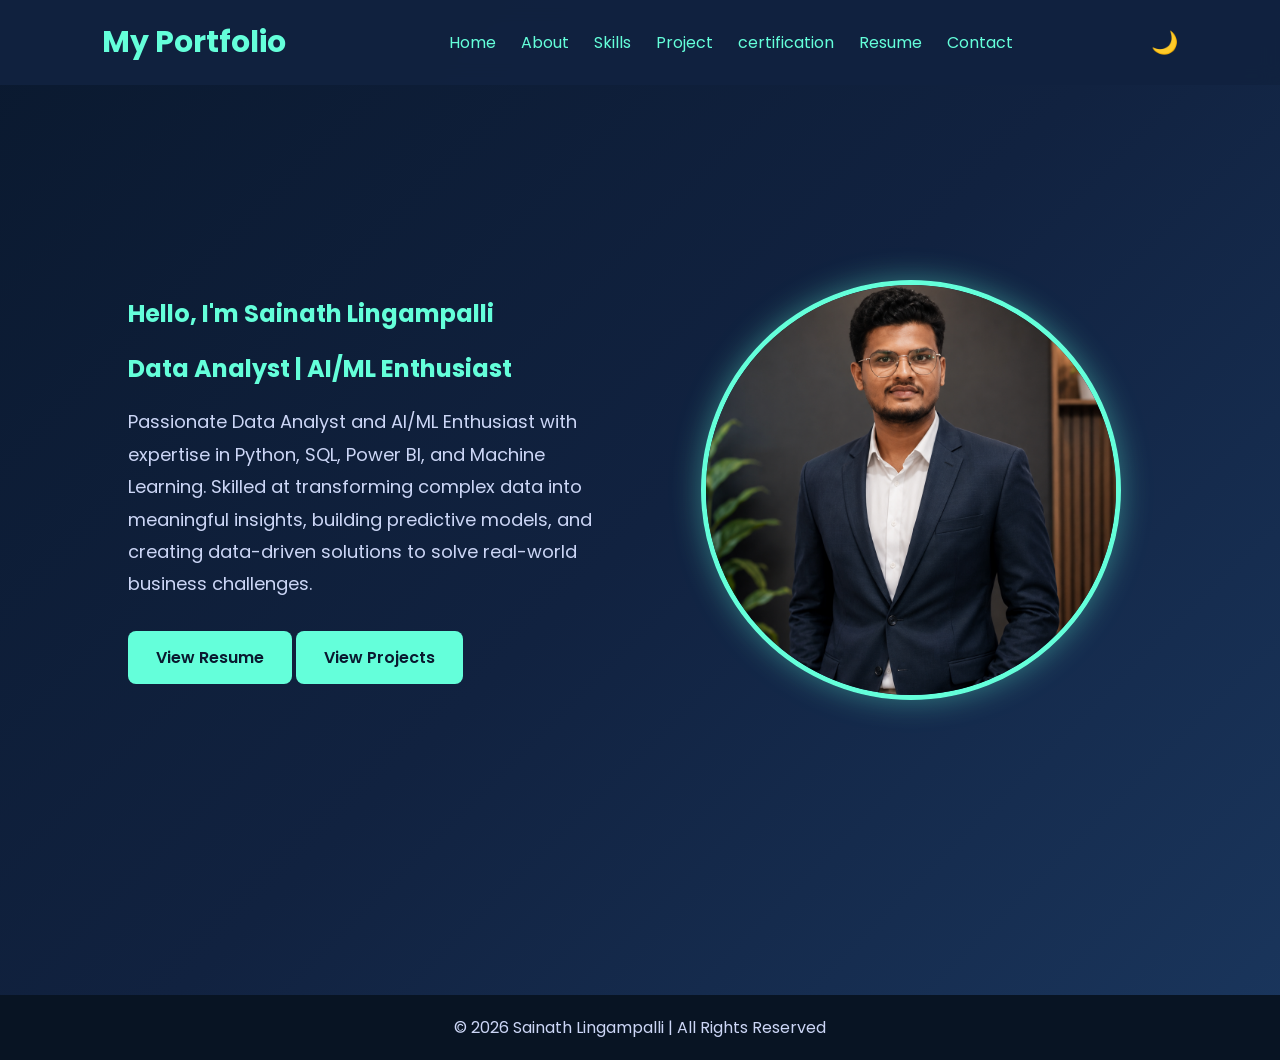
<file: index.html>
<!DOCTYPE html>
<html lang="en">
<head>
    <meta charset="UTF-8">
    <meta name="viewport" content="width=device-width, initial-scale=1.0">
    <title>Sainath Portfolio</title>
   
   <link rel="stylesheet" href="style.css">
<link rel="stylesheet" href="index.css">
   
</head>
<body>


    <header>
        <nav>
            <h1 class="logo">My Portfolio</h1>

            <ul>
        <li><a href="index.html" class="active">Home</a></li>
        <li><a href="about.html"class="active">About</a></li>
        <li><a href="skill.html"class="active">Skills</a></li>
        <li><a href="project.html" class="active">Project</a></li>
          <li><a href="certification.html" class="active">certification</a></li>
         <li><a href="resume.html" class="active">Resume</a></li>
        <li><a href="contact.html"class="active">Contact</a></li>
      </ul>

            <button id="themeToggle">🌙</button>
        </nav>
    </header>

    <!-- Home Section -->
    <section class="home">
      <div class="content">
            <h2>Hello, I'm Sainath Lingampalli</h2>
            
            <h2>Data Analyst | AI/ML Enthusiast</h2>
            

            <p>
                Passionate Data Analyst and AI/ML Enthusiast with expertise in Python, SQL, Power BI, and Machine Learning. Skilled at transforming complex data into meaningful insights, building predictive models, and creating data-driven solutions to solve real-world business challenges.
            </p>

            

            <div class="buttons">
                   <a href="Resume. (1).pdf" class="btn">View Resume</a>
                <a href="project.html" class="btn btn-outline">View Projects</a>
                
            </div>
            <!-- Social Media -->
             

        </div>

        <div class="image">
            <img src="ChatGPT Image Jun 23, 2026, 11_27_22 PM.png" alt="Profile Picture">
        </div>

    </section>
<br>




  </br>
<br>

</br>


    

   
    <footer>
        <p>© 2026 Sainath Lingampalli | All Rights Reserved</p>
    </footer>
  <script src="script.js"></script>

</body>
</html>
</file>
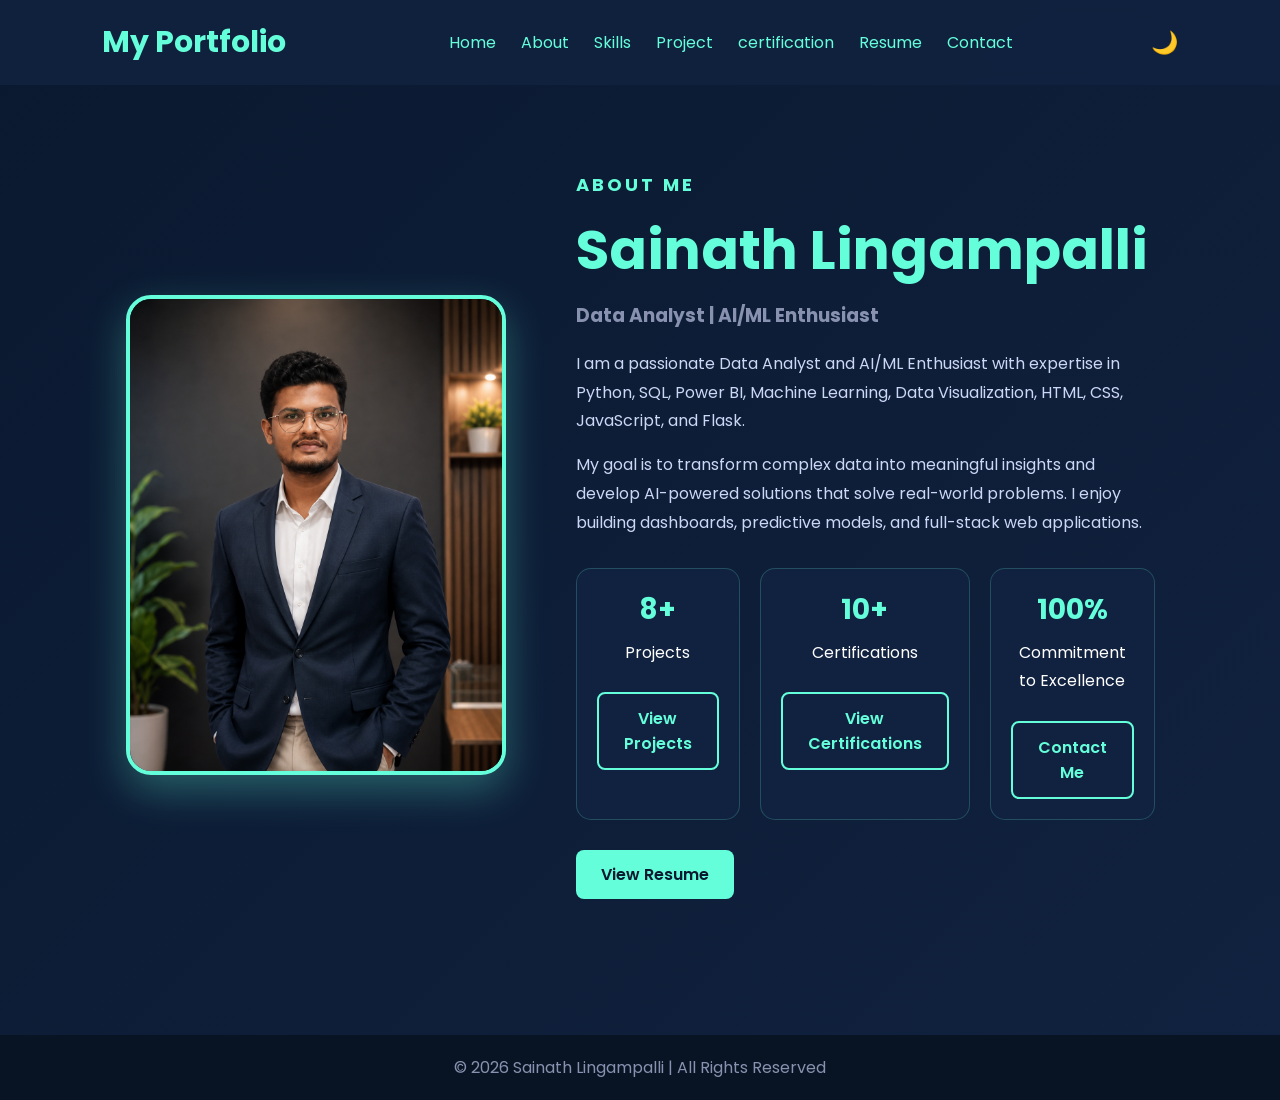
<file: about.html>
<!DOCTYPE html>
<html lang="en">
<head>
    <meta charset="UTF-8">
    <meta name="viewport" content="width=device-width, initial-scale=1.0">

    <title>About | Sainath Portfolio</title>

    <!-- Main CSS -->
    <link rel="stylesheet" href="style.css">
<link rel="stylesheet" href="about.css">
</head>

<body>

    <!-- ================= Navbar ================= -->

    <header>
        <nav>
            <h1 class="logo">My Portfolio</h1>
<ul>
        <li><a href="index.html" class="active">Home</a></li>
        <li><a href="about.html"class="active">About</a></li>
        <li><a href="skill.html"class="active">Skills</a></li>
        <li><a href="project.html" class="active">Project</a></li>
          <li><a href="certification.html" class="active">certification</a></li>
         <li><a href="resume.html" class="active">Resume</a></li>
        <li><a href="contact.html"class="active">Contact</a></li>
      </ul>

            <button id="themeToggle">🌙</button>
        </nav>
    </header>

    <!-- ================= About Section ================= -->

    <section class="about">

        <!-- Profile Image -->

        <div class="image">
            <img src="ChatGPT Image Jun 23, 2026, 11_27_22 PM.png" alt="Sainath Lingampalli">
        </div>

        <!-- About Content -->

        <div class="about-content">

            <h5>ABOUT ME</h5>

            <h1>Sainath Lingampalli</h1>

            <h3>Data Analyst | AI/ML Enthusiast</h3>

            <p>
                I am a passionate Data Analyst and AI/ML Enthusiast with expertise in
                Python, SQL, Power BI, Machine Learning, Data Visualization, HTML,
                CSS, JavaScript, and Flask.
            </p>

            <p>
                My goal is to transform complex data into meaningful insights and
                develop AI-powered solutions that solve real-world problems. I enjoy
                building dashboards, predictive models, and full-stack web applications.
            </p>

            <!-- Cards -->

            <div class="cards">

                <div class="card">
                    <h2>8+</h2>
                    <p>Projects</p>

                    <a href="project.html" class="btn btn-outline">
                        View Projects
                    </a>
                </div>

                <div class="card">
                    <h2>10+</h2>
                    <p>Certifications</p>

                    <a href="certification.html" class="btn btn-outline">
                        View Certifications
                    </a>
                </div>

                <div class="card">
                    <h2>100%</h2>
                    <p>Commitment to Excellence</p>

                    <a href="contact.html" class="btn btn-outline">
                        Contact Me
                    </a>
                </div>

            </div>

            <!-- Resume Button -->

            <a href="Resume. (1).pdf" class="btn">
                View Resume
            </a>

        </div>

    </section>

    <!-- ================= Footer ================= -->

    <footer>
        <p>© 2026 Sainath Lingampalli | All Rights Reserved</p>
    </footer>

    <!-- JavaScript -->
    <script src="script.js"></script>

</body>
</html>
</file>
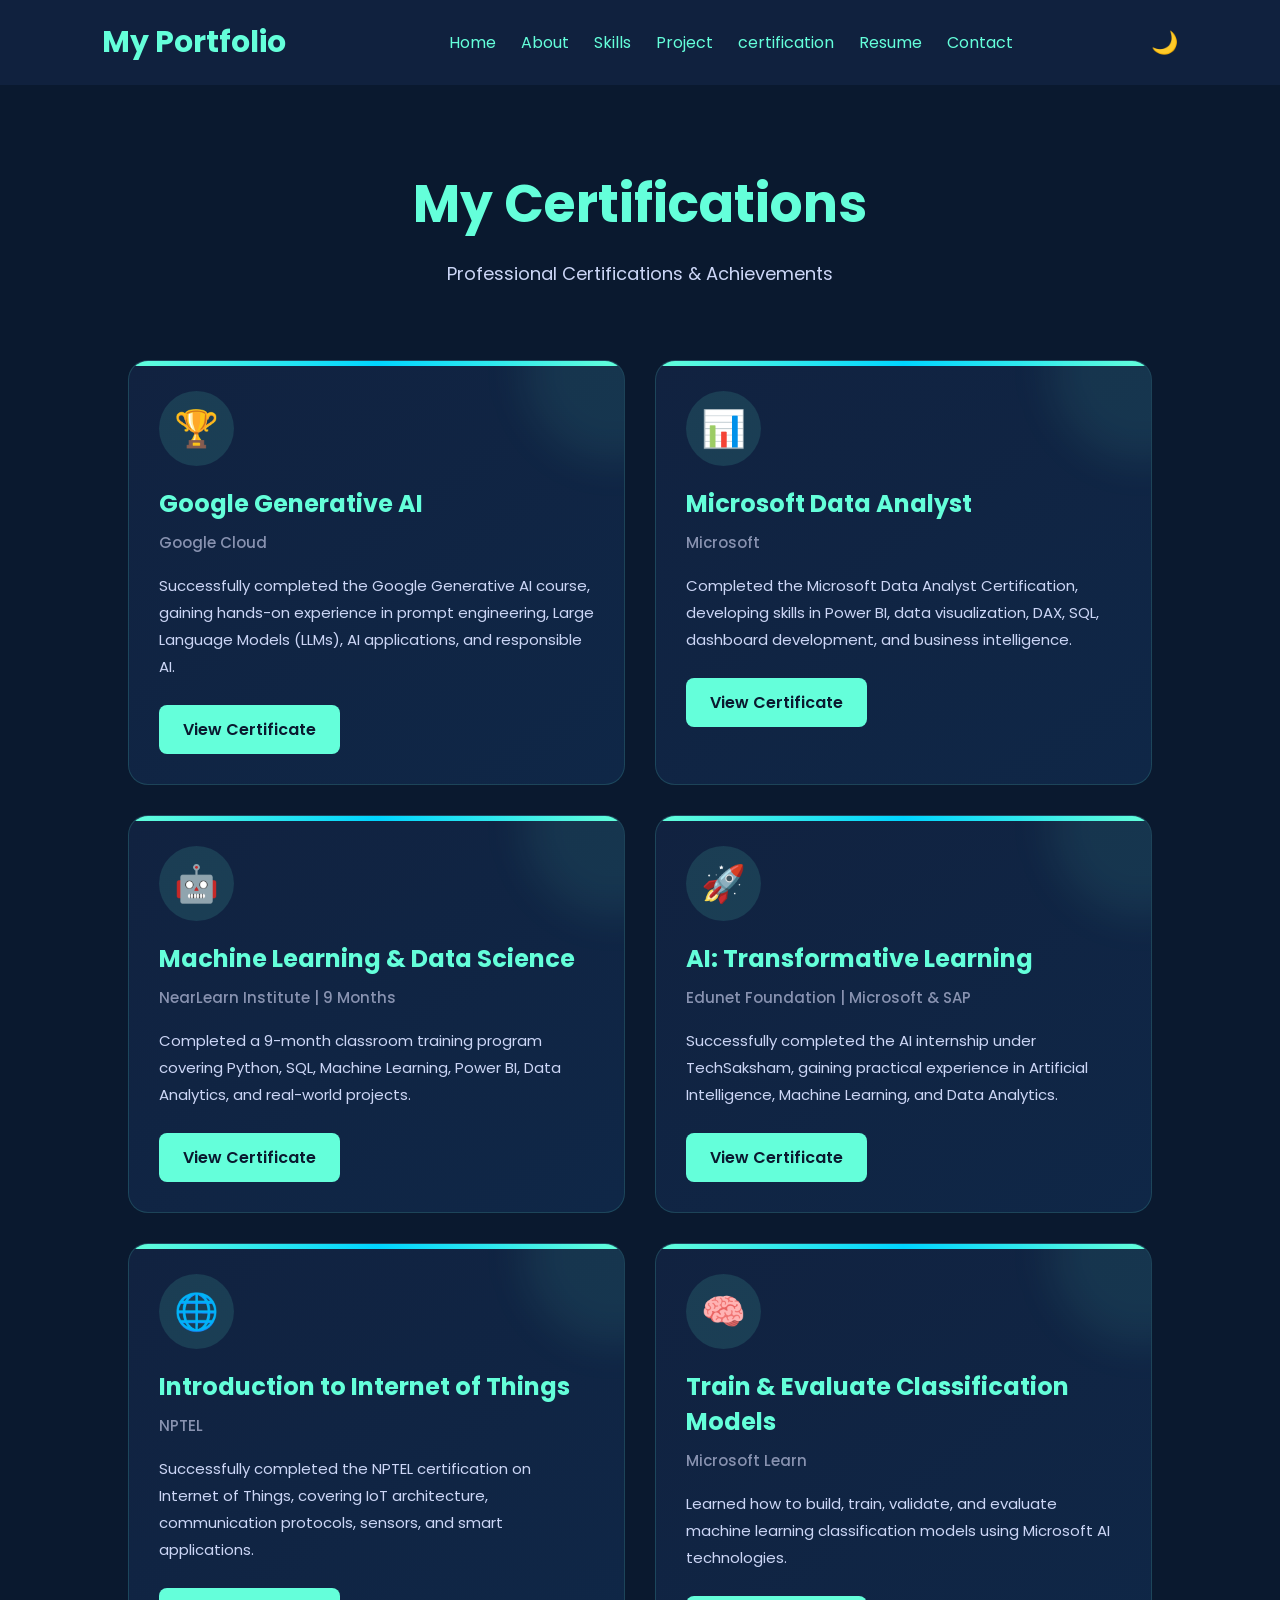
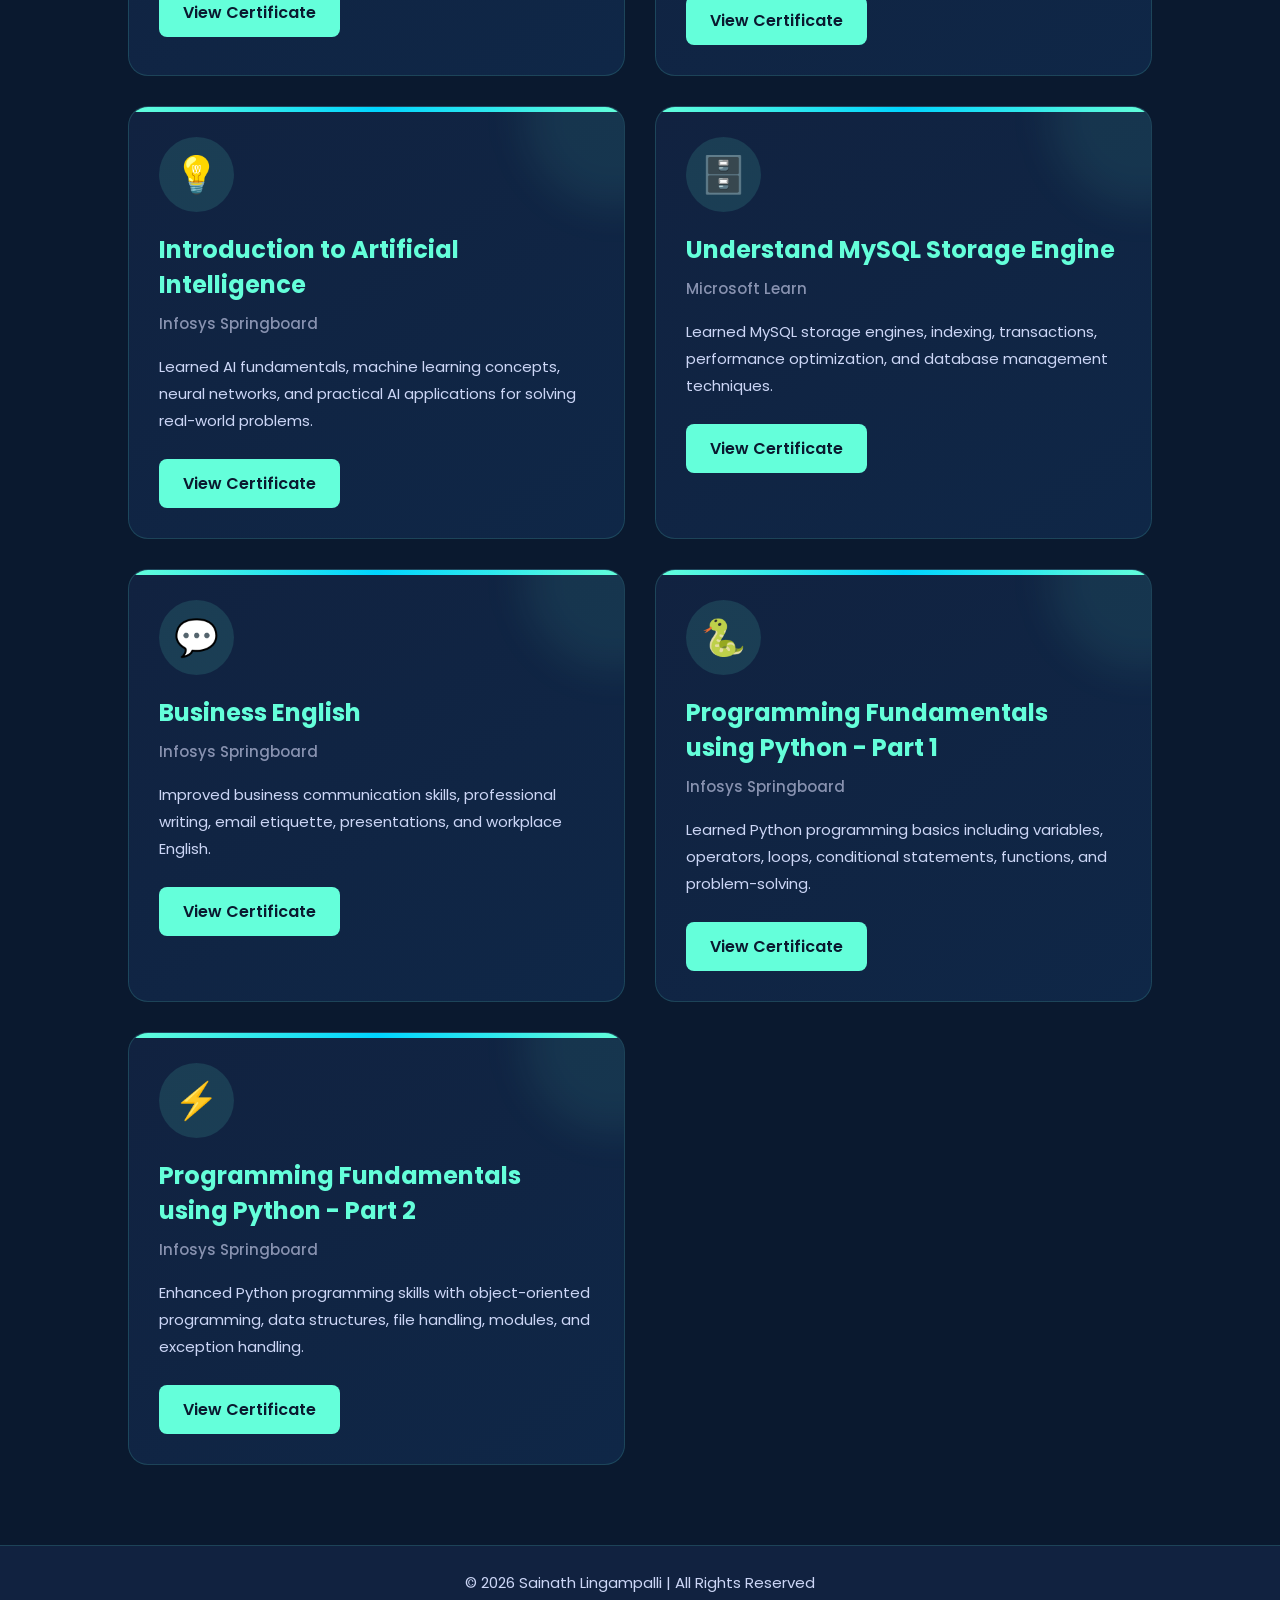
<file: certification.html>
<!DOCTYPE html>
<html lang="en">
<head>
    <meta charset="UTF-8">
    <meta name="viewport" content="width=device-width, initial-scale=1.0">
    <title>Certifications | Sainath Portfolio</title>

   <link rel="stylesheet" href="style.css">
<link rel="stylesheet" href="certification.css">
</head>

<body>

    <!-- Navbar -->
    <header>
        <nav>
            <h1 class="logo">My Portfolio</h1>

          <ul>
        <li><a href="index.html" class="active">Home</a></li>
        <li><a href="about.html"class="active">About</a></li>
        <li><a href="skill.html"class="active">Skills</a></li>
        <li><a href="project.html" class="active">Project</a></li>
          <li><a href="certification.html" class="active">certification</a></li>
         <li><a href="resume.html" class="active">Resume</a></li>
        <li><a href="contact.html"class="active">Contact</a></li>
      </ul>

            <button id="themeToggle">🌙</button>
        </nav>
    </header>

    <!-- Header -->
    <section class="header">
        <h1>My Certifications</h1>
        <p>Professional Certifications & Achievements</p>
    </section>

    <!-- Certifications -->
    <section class="certifications">

       <div class="certification-container">

    <div class="cert-card">
        <div class="icon">🏆</div>
        <h2>Google Generative AI</h2>
        <h4>Google Cloud</h4>
        <p>
            Successfully completed the Google Generative AI course, gaining hands-on experience in prompt engineering, Large Language Models (LLMs), AI applications, and responsible AI.
        </p>
        <a href="GOOGLE GEN AI course certificate.pdf" class="btn">View Certificate</a>
    </div>

    <div class="cert-card">
        <div class="icon">📊</div>
        <h2>Microsoft Data Analyst</h2>
        <h4>Microsoft</h4>
        <p>
            Completed the Microsoft Data Analyst Certification, developing skills in Power BI, data visualization, DAX, SQL, dashboard development, and business intelligence.
        </p>
        <a href="MICROSOFT DATA ANALYST Certificate.pdf" class="btn">View Certificate</a>
    </div>

    <div class="cert-card">
        <div class="icon">🤖</div>
        <h2>Machine Learning & Data Science</h2>
        <h4>NearLearn Institute | 9 Months</h4>
        <p>
            Completed a 9-month classroom training program covering Python, SQL, Machine Learning, Power BI, Data Analytics, and real-world projects.
        </p>
        <a href="WhatsApp Image 2026-06-24 at 01.04.12.jpeg" class="btn">View Certificate</a>
    </div>

    <div class="cert-card">
        <div class="icon">🚀</div>
        <h2>AI: Transformative Learning</h2>
        <h4>Edunet Foundation | Microsoft & SAP</h4>
        <p>
            Successfully completed the AI internship under TechSaksham, gaining practical experience in Artificial Intelligence, Machine Learning, and Data Analytics.
        </p>
        <a href="Sainath Raju Lingampalli_certificate (1).pdf" class="btn">View Certificate</a>
    </div>

    <div class="cert-card">
        <div class="icon">🌐</div>
        <h2>Introduction to Internet of Things</h2>
        <h4>NPTEL</h4>
        <p>
            Successfully completed the NPTEL certification on Internet of Things, covering IoT architecture, communication protocols, sensors, and smart applications.
        </p>
        <a href="DOC-20250516-WA0001..pdf" class="btn">View Certificate</a>
    </div>

    <div class="cert-card">
        <div class="icon">🧠</div>
        <h2>Train & Evaluate Classification Models</h2>
        <h4>Microsoft Learn</h4>
        <p>
            Learned how to build, train, validate, and evaluate machine learning classification models using Microsoft AI technologies.
        </p>
        <a href="Achivement.1.1.pdf" class="btn">View Certificate</a>
    </div>

    <div class="cert-card">
        <div class="icon">💡</div>
        <h2>Introduction to Artificial Intelligence</h2>
        <h4>Infosys Springboard</h4>
        <p>
            Learned AI fundamentals, machine learning concepts, neural networks, and practical AI applications for solving real-world problems.
        </p>
        <a href="1-dffb7e0b-06ad-44ba-a272-682162e3d5c2 (1).pdf" class="btn">View Certificate</a>
    </div>

    <div class="cert-card">
        <div class="icon">🗄️</div>
        <h2>Understand MySQL Storage Engine</h2>
        <h4>Microsoft Learn</h4>
        <p>
            Learned MySQL storage engines, indexing, transactions, performance optimization, and database management techniques.
        </p>
        <a href="Achievements - sainathlingampalli-0364 _ Microsoft Learn .pdf" class="btn">View Certificate</a>
    </div>

    <div class="cert-card">
        <div class="icon">💬</div>
        <h2>Business English</h2>
        <h4>Infosys Springboard</h4>
        <p>
            Improved business communication skills, professional writing, email etiquette, presentations, and workplace English.
        </p>
        <a href="1-48949a55-9840-498e-8c02-6343e1619218 (1).pdf" class="btn">View Certificate</a>
    </div>

    <div class="cert-card">
        <div class="icon">🐍</div>
        <h2>Programming Fundamentals using Python - Part 1</h2>
        <h4>Infosys Springboard</h4>
        <p>
            Learned Python programming basics including variables, operators, loops, conditional statements, functions, and problem-solving.
        </p>
        <a href="1-359d1f36-7773-47ae-8406-341f6806e8dc (1).pdf" class="btn">View Certificate</a>
    </div>

    <div class="cert-card">
        <div class="icon">⚡</div>
        <h2>Programming Fundamentals using Python - Part 2</h2>
        <h4>Infosys Springboard</h4>
        <p>
            Enhanced Python programming skills with object-oriented programming, data structures, file handling, modules, and exception handling.
        </p>
        <a href="1-97ac5c6e-f024-4d36-89dc-179f8c8e6e1e (1).pdf" class="btn">View Certificate</a>
    </div>

</div>
    </section>

    <footer>
        <p>© 2026 Sainath Lingampalli | All Rights Reserved</p>
    </footer>

    <script src="script.js"></script>

</body>
</html>
</file>
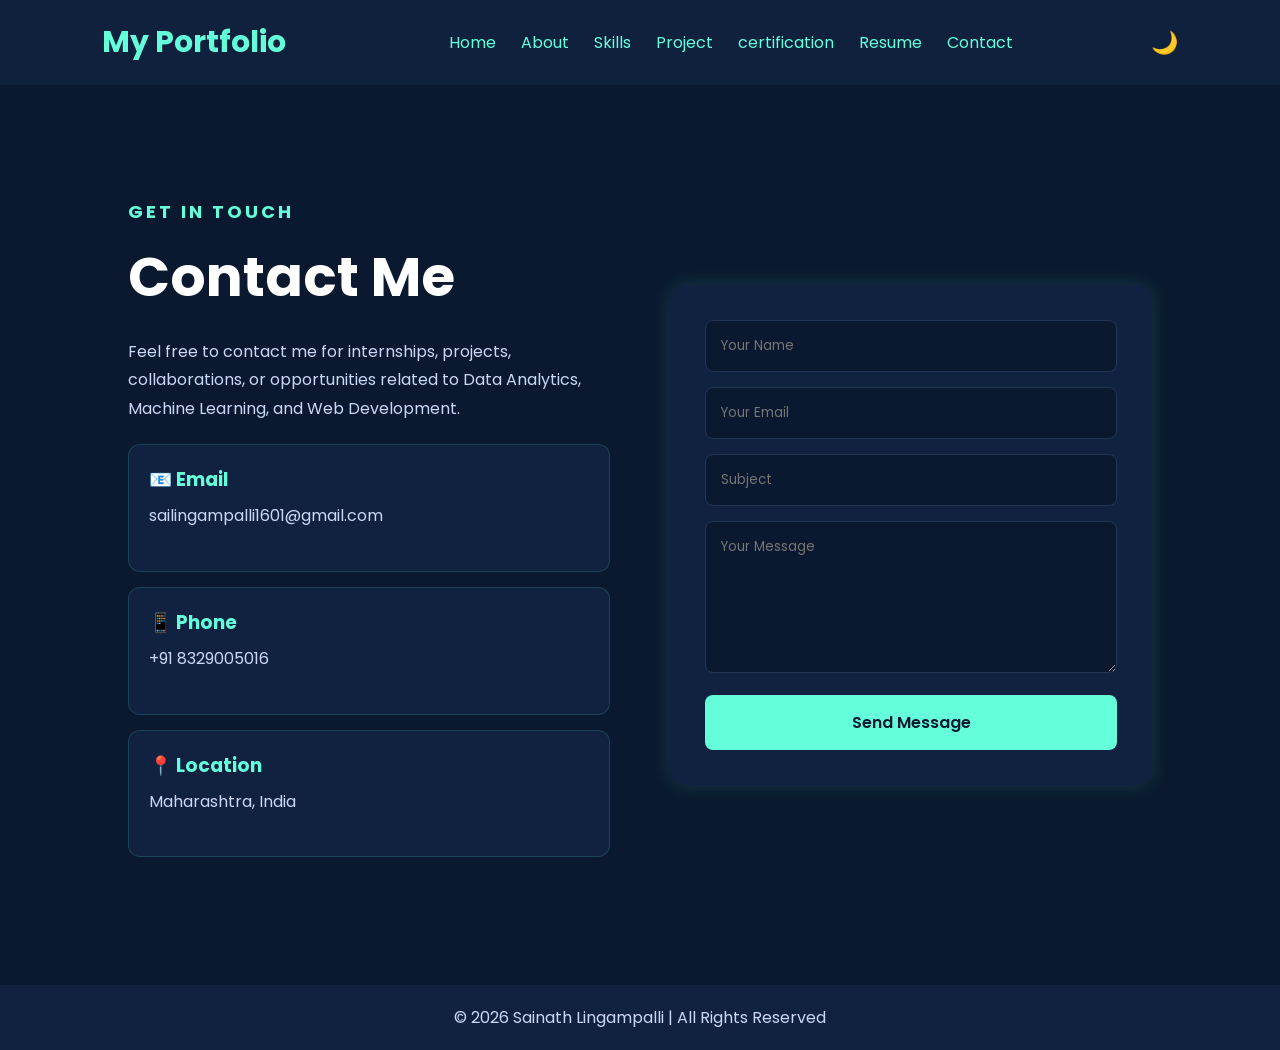
<file: contact.html>
<!DOCTYPE html>
<html lang="en">
<head>
    <meta charset="UTF-8">
    <meta name="viewport" content="width=device-width, initial-scale=1.0">
    <title>Contact | Sainath Portfolio</title>

    <link rel="stylesheet" href="style.css">
<link rel="stylesheet" href="contact.css">
</head>

<body>

    <!-- Navbar -->
    <header>
        <nav>
            <h1 class="logo">My Portfolio</h1>

          <ul>
        <li><a href="index.html" class="active">Home</a></li>
        <li><a href="about.html"class="active">About</a></li>
        <li><a href="skill.html"class="active">Skills</a></li>
        <li><a href="project.html" class="active">Project</a></li>
          <li><a href="certification.html" class="active">certification</a></li>
         <li><a href="resume.html" class="active">Resume</a></li>
        <li><a href="contact.html"class="active">Contact</a></li>
      </ul>

            <button id="themeToggle">🌙</button>
        </nav>
    </header>

    <!-- Contact Section -->
    <section class="contact">

        <div class="contact-container">

            <!-- Contact Information -->
            <div class="contact-info">

                <h4>GET IN TOUCH</h4>

                <h1>Contact Me</h1>

                <p>
                    Feel free to contact me for internships,
                    projects, collaborations, or opportunities
                    related to Data Analytics, Machine Learning,
                    and Web Development.
                </p>

                <div class="info-box">
                    <h3>📧 Email</h3>
                    <p>sailingampalli1601@gmail.com</p>
                </div>

                <div class="info-box">
                    <h3>📱 Phone</h3>
                    <p>+91 8329005016</p>
                </div>

                <div class="info-box">
                    <h3>📍 Location</h3>
                    <p>Maharashtra, India</p>
                </div>

            </div>

            <!-- Contact Form -->
            <div class="contact-form">

                <form action="/submit" method="POST">

                    <input type="text" name="name" placeholder="Your Name" required>

                    <input type="email" name="email" placeholder="Your Email" required>

                    <input type="text" name="subject" placeholder="Subject" required>

                    <textarea name="message" rows="6" placeholder="Your Message" required></textarea>

                    <button type="submit">Send Message</button>

                </form>

            </div>

        </div>

    </section>

    <!-- Footer -->
    <footer>
        <p>© 2026 Sainath Lingampalli | All Rights Reserved</p>
    </footer>

    <!-- JavaScript -->
    <script src="script.js"></script>

</body>
</html>
</file>
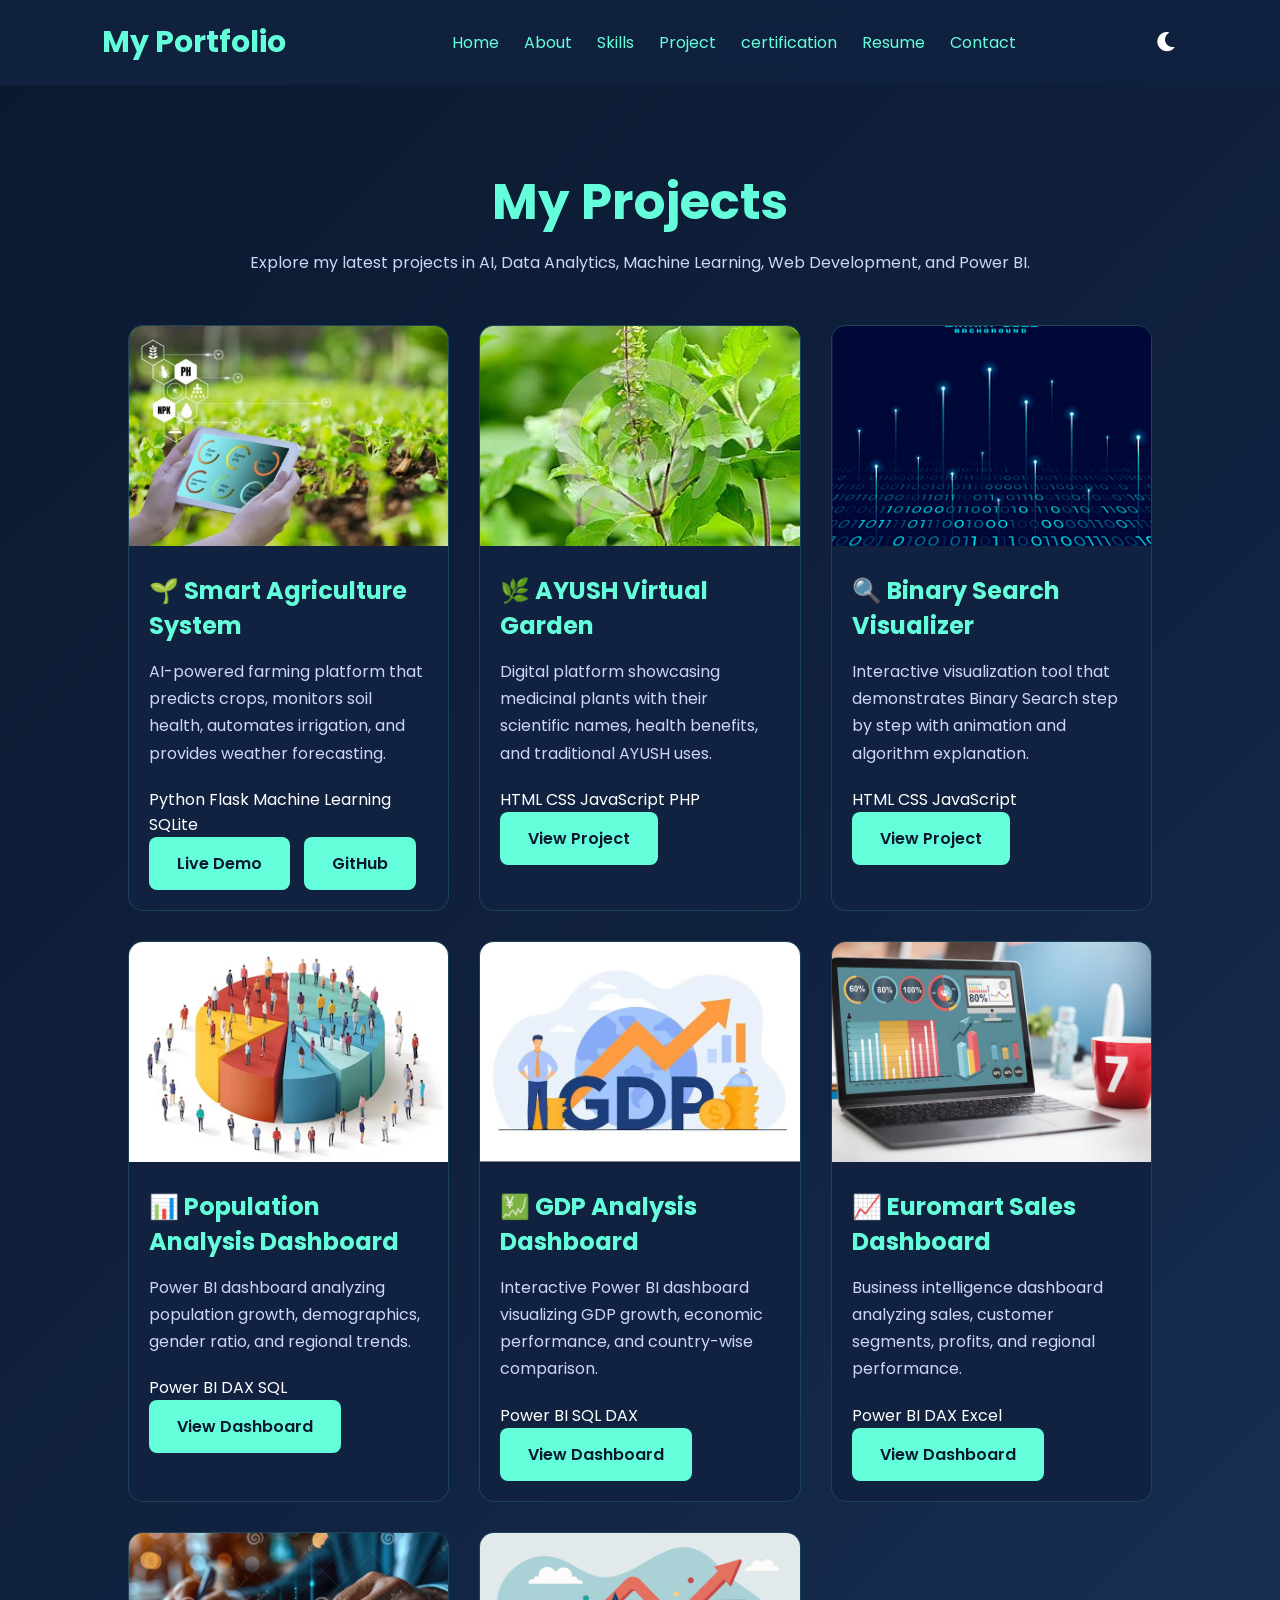
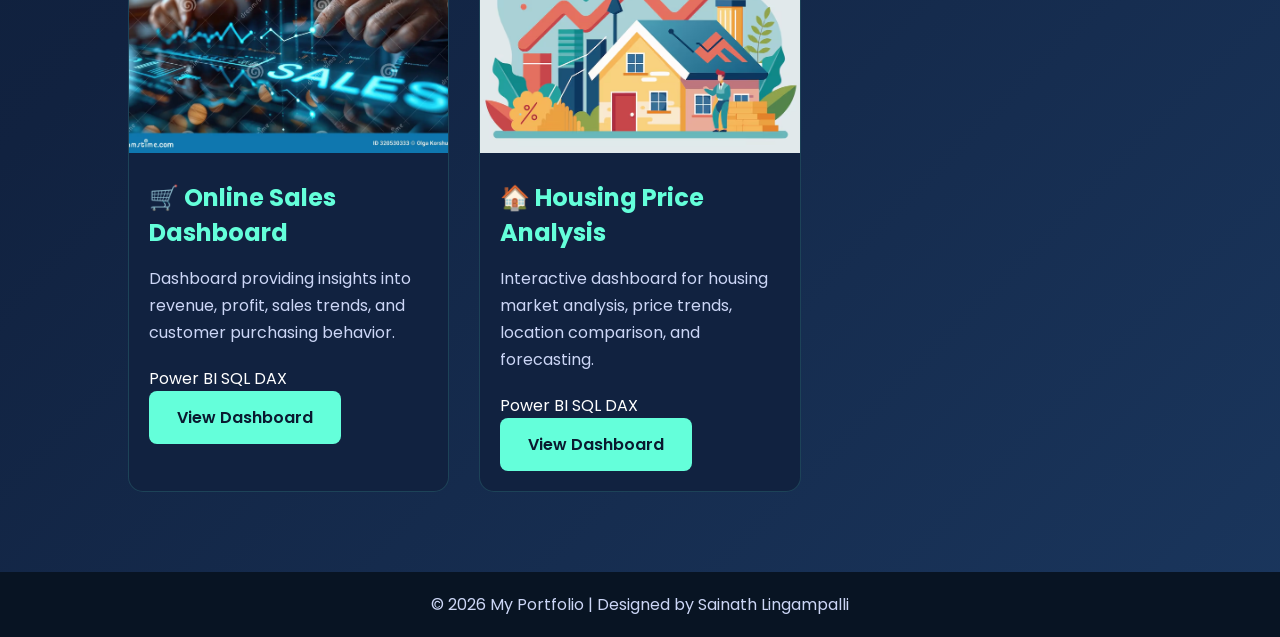
<file: project.html>
<!DOCTYPE html>
<html lang="en">
<head>
  <meta charset="UTF-8">
  <meta name="viewport" content="width=device-width, initial-scale=1.0">
  <title>My Projects</title>
<link rel="stylesheet" href="style.css">
<link rel="stylesheet" href="project.css">
  <link href="https://fonts.googleapis.com/css2?family=Poppins:wght@300;400;600&display=swap" rel="stylesheet">
  <link rel="stylesheet" href="https://cdnjs.cloudflare.com/ajax/libs/font-awesome/6.0.0/css/all.min.css">
</head>
<body>
  <!-- Header Section -->
  <header>
    <nav>
      <h1 class="logo">My Portfolio</h1>
    <ul>
        <li><a href="index.html" class="active">Home</a></li>
        <li><a href="about.html"class="active">About</a></li>
        <li><a href="skill.html"class="active">Skills</a></li>
        <li><a href="project.html" class="active">Project</a></li>
          <li><a href="certification.html" class="active">certification</a></li>
         <li><a href="resume.html" class="active">Resume</a></li>
        <li><a href="contact.html"class="active">Contact</a></li>
      </ul>
      <button id="themeToggle"><i class="fas fa-moon"></i></button>
    </nav>
    
  </header>

  <!-- Project Section -->
  <section class="projects">
    <section class="projects-section">

    <div class="projects-title">
        <h1>My Projects</h1>
        <p>Explore my latest projects in AI, Data Analytics, Machine Learning, Web Development, and Power BI.</p>
    </div>

    <div class="projects">

        <!-- Project 1 -->
        <div class="project-card">

            <div class="project-image">
                <img src="IoT-Based-Smart-Irrigation-System-for-Efficient-Water-Management-scaled.webp" alt="Smart Agriculture">
            </div>

            <div class="project-content">
                <h2>🌱 Smart Agriculture System</h2>

                <p>
                    AI-powered farming platform that predicts crops, monitors soil health,
                    automates irrigation, and provides weather forecasting.
                </p>

                <div class="tech-stack">
                    <span>Python</span>
                    <span>Flask</span>
                    <span>Machine Learning</span>
                    <span>SQLite</span>
                </div>

                <div class="project-buttons">
                    <a href="https://final-year-project-vb6n.onrender.com" class="btn btn-primary">Live Demo</a>
                    <a href="https://github.com/Sainath160103/final-year-project" class="btn btn-secondary">GitHub</a>
                </div>
            </div>

        </div>

        <!-- Project 2 -->
        <div class="project-card">

            <div class="project-image">
                <img src="781df610b97b0dd0c1687b3b90ff445c.jpg" alt="AYUSH Virtual Garden">
            </div>

            <div class="project-content">
                <h2>🌿 AYUSH Virtual Garden</h2>

                <p>
                    Digital platform showcasing medicinal plants with their scientific names,
                    health benefits, and traditional AYUSH uses.
                </p>

                <div class="tech-stack">
                    <span>HTML</span>
                    <span>CSS</span>
                    <span>JavaScript</span>
                    <span>PHP</span>
                </div>

                <div class="project-buttons">
                    <a href="https://github.com/Sainath160103/AYUSH_Virtual_Garden" class="btn btn-primary">View Project</a>
                </div>

            </div>

        </div>

        <!-- Project 3 -->
        <div class="project-card">

            <div class="project-image">
                <img src="0_aYAupCpd2rWSutTF.png" alt="Binary Search">
            </div>

            <div class="project-content">
                <h2>🔍 Binary Search Visualizer</h2>

                <p>
                    Interactive visualization tool that demonstrates Binary Search step by step
                    with animation and algorithm explanation.
                </p>

                <div class="tech-stack">
                    <span>HTML</span>
                    <span>CSS</span>
                    <span>JavaScript</span>
                </div>

                <div class="project-buttons">
                    <a href="https://github.com/Sainath160103/Binary-Search-Visualizer-" class="btn btn-primary">View Project</a>
                </div>

            </div>

        </div>

        <!-- Project 4 -->
        <div class="project-card">

            <div class="project-image">
                <img src="clean-white-background-with-animated-3d-pie-chart-illustrating-voter-demographics-engaging-flat-ve_980716-836193.avif" alt="Population Dashboard">
            </div>

            <div class="project-content">
                <h2>📊 Population Analysis Dashboard</h2>

                <p>
                    Power BI dashboard analyzing population growth, demographics,
                    gender ratio, and regional trends.
                </p>

                <div class="tech-stack">
                    <span>Power BI</span>
                    <span>DAX</span>
                    <span>SQL</span>
                </div>

                <div class="project-buttons">
                    <a href="https://github.com/Sainath160103/Population-Analysis/blob/main/Population%20dashboard1.pdf" class="btn btn-primary">View Dashboard</a>
                </div>

            </div>

        </div>

        <!-- Project 5 -->
        <div class="project-card">

            <div class="project-image">
                <img src="1390052894.jpeg" alt="GDP Dashboard">
            </div>

            <div class="project-content">
                <h2>💹 GDP Analysis Dashboard</h2>

                <p>
                    Interactive Power BI dashboard visualizing GDP growth,
                    economic performance, and country-wise comparison.
                </p>

                <div class="tech-stack">
                    <span>Power BI</span>
                    <span>SQL</span>
                    <span>DAX</span>
                </div>

                <div class="project-buttons">
                    <a href="https://github.com/Sainath160103/GDP-Analysis-Dashboard/blob/main/GDP%20Dashboard%20(1).pdf" class="btn btn-primary">View Dashboard</a>
                </div>

            </div>

        </div>

        <!-- Project 6 -->
        <div class="project-card">

            <div class="project-image">
                <img src="analytics-plan-strategy-insight-concept_53876-124214.avif" alt="Euromart">
            </div>

            <div class="project-content">
                <h2>📈 Euromart Sales Dashboard</h2>

                <p>
                    Business intelligence dashboard analyzing sales,
                    customer segments, profits, and regional performance.
                </p>

                <div class="tech-stack">
                    <span>Power BI</span>
                    <span>DAX</span>
                    <span>Excel</span>
                </div>

                <div class="project-buttons">
                    <a href="https://github.com/Sainath160103/Euromart-Analysis-Dashboard---power-bi-Project/blob/main/Euromart%20Dashboard.pdf" class="btn btn-primary">View Dashboard</a>
                </div>

            </div>

        </div>

        <!-- Project 7 -->
        <div class="project-card">

            <div class="project-image">
                <img src="businessman-analyzing-sales-data-interactive-digital-graph-businessman-uses-digital-interface-to-analyze-sales-data-320530333.webp" alt="Online Sales">
            </div>

            <div class="project-content">
                <h2>🛒 Online Sales Dashboard</h2>

                <p>
                    Dashboard providing insights into revenue,
                    profit, sales trends, and customer purchasing behavior.
                </p>

                <div class="tech-stack">
                    <span>Power BI</span>
                    <span>SQL</span>
                    <span>DAX</span>
                </div>

                <div class="project-buttons">
                    <a href="https://github.com/Sainath160103/Online-Sales-anlyasis/blob/main/Online%20Sales%20Analysis..pdf" class="btn btn-primary">View Dashboard</a>
                </div>

            </div>

        </div>

        <!-- Project 8 -->
        <div class="project-card">

            <div class="project-image">
                <img src="housing-price-falling-down-real-estate-property-crash-value-drop-decline-home-loan-mortgage-risk_999327-94229.avif" alt="Housing Dashboard">
            </div>

            <div class="project-content">
                <h2>🏠 Housing Price Analysis</h2>

                <p>
                    Interactive dashboard for housing market analysis,
                    price trends, location comparison, and forecasting.
                </p>

                <div class="tech-stack">
                    <span>Power BI</span>
                    <span>SQL</span>
                    <span>DAX</span>
                </div>

                <div class="project-buttons">
                    <a href="Housing Price Analysis.pdf" class="btn btn-primary">View Dashboard</a>
                </div>

            </div>

        </div>

    </div>

</section>

</div>
  </section>

  <!-- Footer -->
  <footer>
    <p>© 2026 My Portfolio | Designed by Sainath Lingampalli</p>
  </footer>
  <script src="script.js"></script>

  
</body>
</html>
</file>
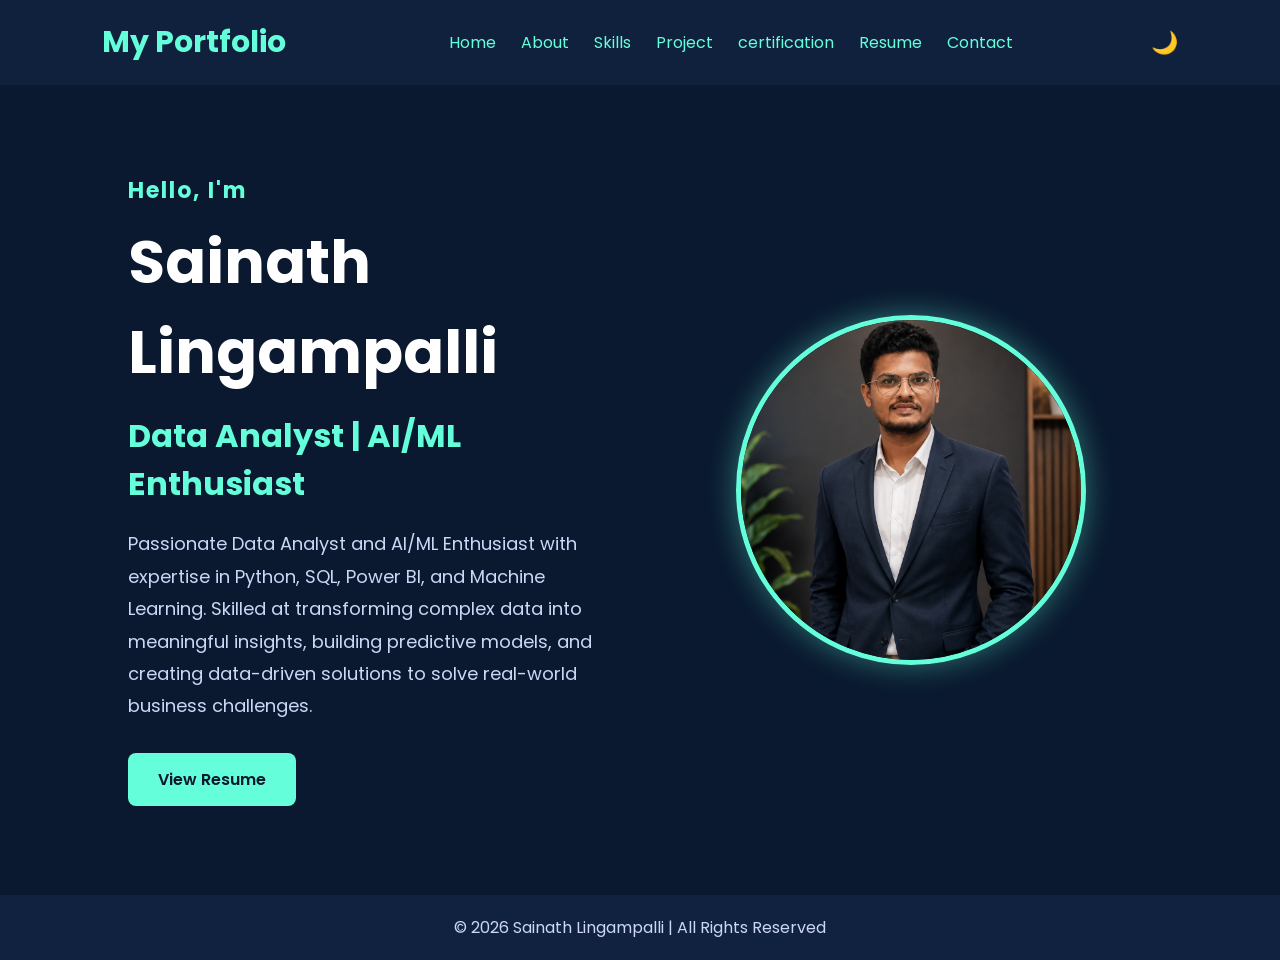
<file: resume.html>
<!DOCTYPE html>
<html lang="en">
<head>
    <meta charset="UTF-8">
    <meta name="viewport" content="width=device-width, initial-scale=1.0">
    <title>Sainath Portfolio</title>

   <link rel="stylesheet" href="style.css">
<link rel="stylesheet" href="resume.css">
</head>

<body>

    <!-- Navbar -->
    <header>
        <nav>
            <h1 class="logo">My Portfolio</h1>

          <ul>
        <li><a href="index.html" class="active">Home</a></li>
        <li><a href="about.html"class="active">About</a></li>
        <li><a href="skill.html"class="active">Skills</a></li>
        <li><a href="project.html" class="active">Project</a></li>
          <li><a href="certification.html" class="active">certification</a></li>
         <li><a href="resume.html" class="active">Resume</a></li>
        <li><a href="contact.html"class="active">Contact</a></li>
      </ul>

            <button id="themeToggle">🌙</button>
        </nav>
    </header>

    <!-- Home Section -->
    <section class="home">

        <div class="content">

            <h4>Hello, I'm</h4>

            <h1>Sainath Lingampalli</h1>

            <h2>Data Analyst | AI/ML Enthusiast</h2>

            <p>
                Passionate Data Analyst and AI/ML Enthusiast with expertise in
                Python, SQL, Power BI, and Machine Learning. Skilled at
                transforming complex data into meaningful insights, building
                predictive models, and creating data-driven solutions to solve
                real-world business challenges.
            </p>

            <a href="Resume. (1).pdf" class="btn">View Resume</a>

        </div>

        <div class="image">
            <img src="ChatGPT Image Jun 23, 2026, 11_27_22 PM.png" alt="Profile Image">
        </div>

    </section>

    <!-- Footer -->
    <footer>
        <p>© 2026 Sainath Lingampalli | All Rights Reserved</p>
    </footer>

    <script src="script.js"></script>

</body>
</html>
</file>
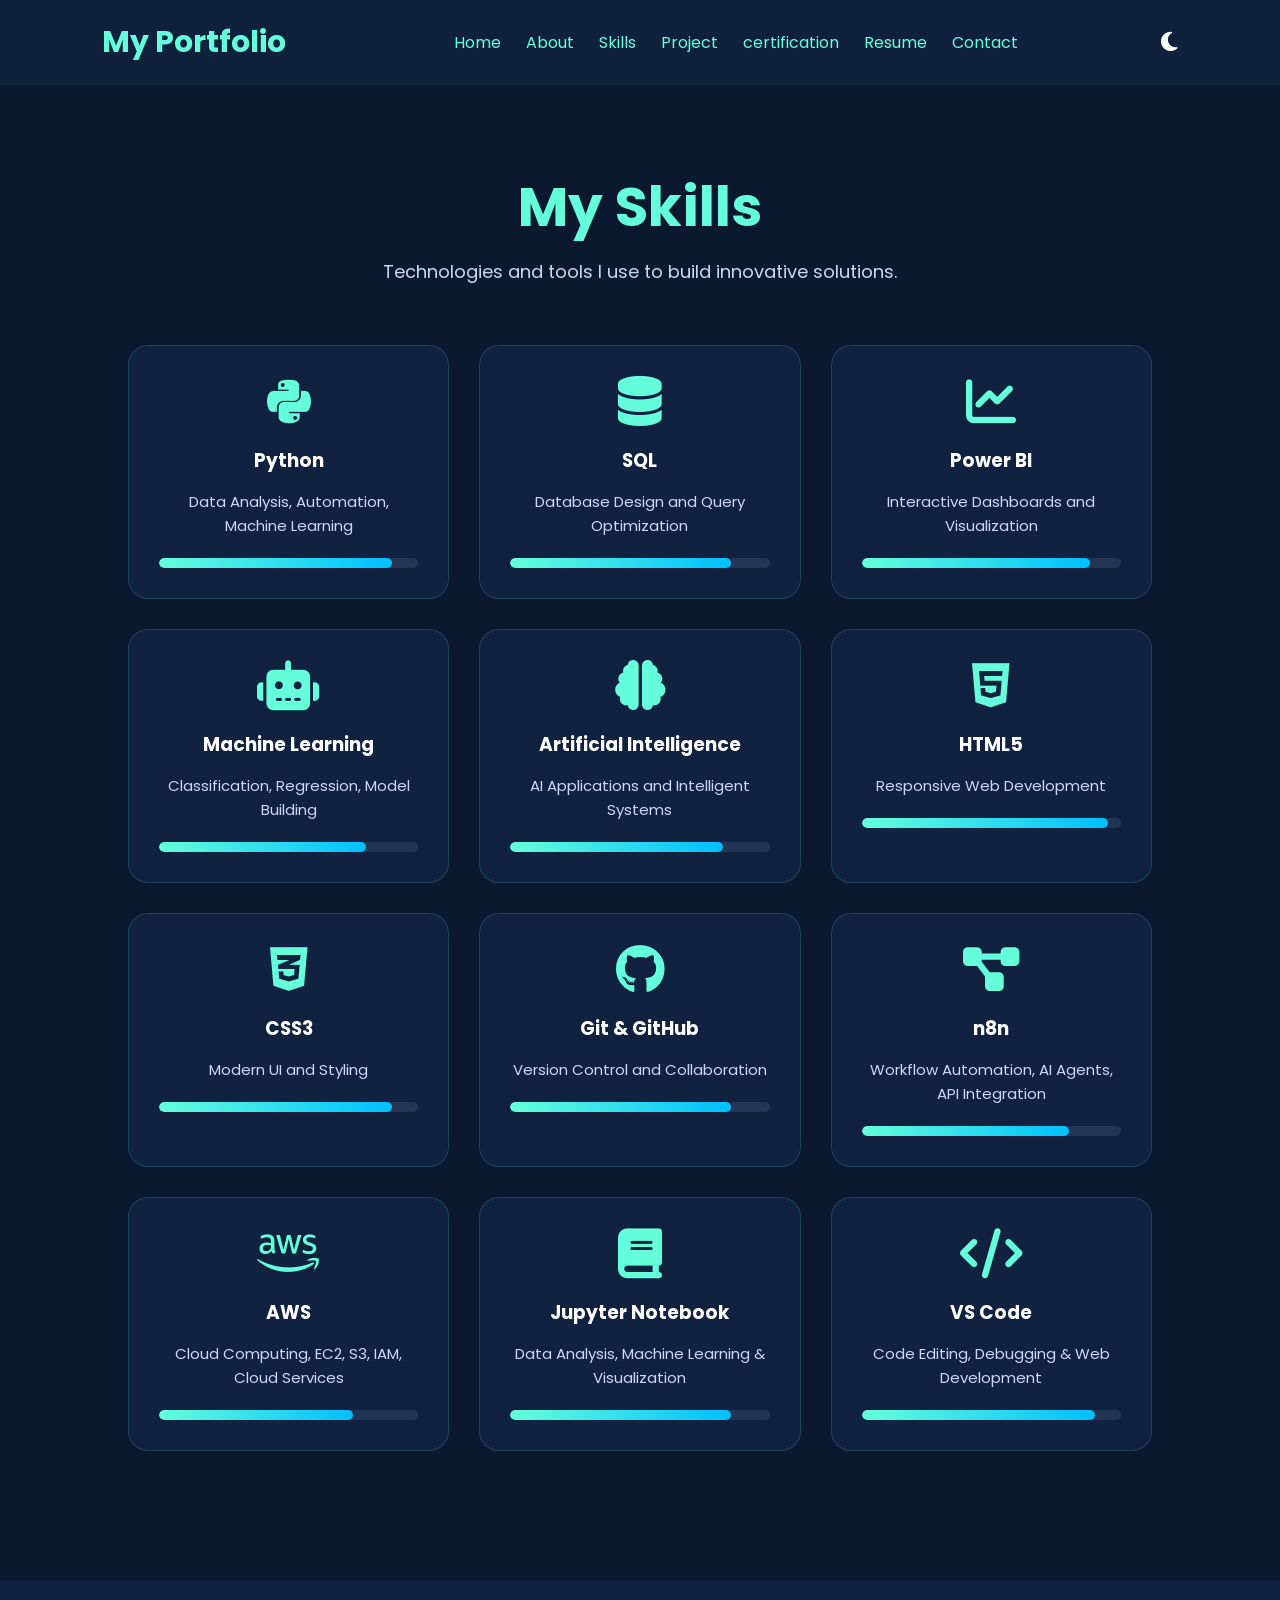
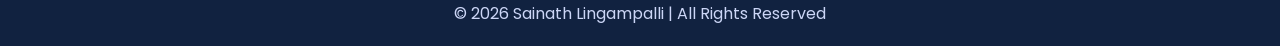
<file: skill.html>
<!DOCTYPE html>
<html lang="en">
<head>
    <meta charset="UTF-8">
    <meta name="viewport" content="width=device-width, initial-scale=1.0">
    <title>Skills | Portfolio</title>

  <link rel="stylesheet" href="style.css">
<link rel="stylesheet" href="skill.css">
    <!-- Google Fonts -->
    <link rel="preconnect" href="https://fonts.googleapis.com">
    <link href="https://fonts.googleapis.com/css2?family=Poppins:wght@300;400;500;600;700&display=swap" rel="stylesheet">

    <!-- Font Awesome -->
    <link rel="stylesheet"
    href="https://cdnjs.cloudflare.com/ajax/libs/font-awesome/6.5.1/css/all.min.css">
</head>

<body>

    <!-- Navbar -->
    <header>
        <nav>

            <h1 class="logo">My Portfolio</h1>

         <ul>
        <li><a href="index.html" class="active">Home</a></li>
        <li><a href="about.html"class="active">About</a></li>
        <li><a href="skill.html"class="active">Skills</a></li>
        <li><a href="project.html" class="active">Project</a></li>
          <li><a href="certification.html" class="active">certification</a></li>
         <li><a href="resume.html" class="active">Resume</a></li>
        <li><a href="contact.html"class="active">Contact</a></li>
      </ul>
            <button id="themeToggle">
                <i class="fas fa-moon"></i>
            </button>

        </nav>
    </header>

    <!-- Skills Section -->

    <section class="skills">

        <div class="skills-title">
            <h1>My Skills</h1>
            <p>Technologies and tools I use to build innovative solutions.</p>
        </div>

        <div class="skills-container">

            <div class="skill-card">
                <i class="fab fa-python"></i>
                <h3>Python</h3>
                <p>Data Analysis, Automation, Machine Learning</p>
                <div class="progress"><span style="width:90%"></span></div>
            </div>

            <div class="skill-card">
                <i class="fas fa-database"></i>
                <h3>SQL</h3>
                <p>Database Design and Query Optimization</p>
                <div class="progress"><span style="width:85%"></span></div>
            </div>

            <div class="skill-card">
                <i class="fas fa-chart-line"></i>
                <h3>Power BI</h3>
                <p>Interactive Dashboards and Visualization</p>
                <div class="progress"><span style="width:88%"></span></div>
            </div>

            <div class="skill-card">
                <i class="fas fa-robot"></i>
                <h3>Machine Learning</h3>
                <p>Classification, Regression, Model Building</p>
                <div class="progress"><span style="width:80%"></span></div>
            </div>

            <div class="skill-card">
                <i class="fas fa-brain"></i>
                <h3>Artificial Intelligence</h3>
                <p>AI Applications and Intelligent Systems</p>
                <div class="progress"><span style="width:82%"></span></div>
            </div>

            <div class="skill-card">
                <i class="fab fa-html5"></i>
                <h3>HTML5</h3>
                <p>Responsive Web Development</p>
                <div class="progress"><span style="width:95%"></span></div>
            </div>

            <div class="skill-card">
                <i class="fab fa-css3-alt"></i>
                <h3>CSS3</h3>
                <p>Modern UI and Styling</p>
                <div class="progress"><span style="width:90%"></span></div>
            </div>

            <div class="skill-card">
                <i class="fab fa-github"></i>
                <h3>Git & GitHub</h3>
                <p>Version Control and Collaboration</p>
                <div class="progress"><span style="width:85%"></span></div>
            </div>

            <div class="skill-card">
                <i class="fas fa-project-diagram"></i>
                <h3>n8n</h3>
                <p>Workflow Automation, AI Agents, API Integration</p>
                <div class="progress"><span style="width:80%"></span></div>
            </div>

            <div class="skill-card">
                <i class="fab fa-aws"></i>
                <h3>AWS</h3>
                <p>Cloud Computing, EC2, S3, IAM, Cloud Services</p>
                <div class="progress"><span style="width:75%"></span></div>
            </div>

            <div class="skill-card">
                <i class="fas fa-book"></i>
                <h3>Jupyter Notebook</h3>
                <p>Data Analysis, Machine Learning & Visualization</p>
                <div class="progress"><span style="width:85%"></span></div>
            </div>

            <div class="skill-card">
                <i class="fas fa-code"></i>
                <h3>VS Code</h3>
                <p>Code Editing, Debugging & Web Development</p>
                <div class="progress"><span style="width:90%"></span></div>
            </div>

        </div>

    </section>

    <footer>
        <p>© 2026 Sainath Lingampalli | All Rights Reserved</p>
    </footer>

    <script src="script.js"></script>

</body>
</html>
</file>
<file: style.css>
@import url('https://fonts.googleapis.com/css2?family=Poppins:wght@300;400;500;600;700&display=swap');

*{
    margin:0;
    padding:0;
    box-sizing:border-box;
    font-family:'Poppins',sans-serif;
    scroll-behavior:smooth;
}

body{
    background:linear-gradient(135deg,#0a192f,#112240,#1a365d);
    color:#ffffff;
}

/* =========================
   NAVBAR
========================= */

header{
    position:sticky;
    top:0;
    z-index:1000;
}

nav{
    display:flex;
    justify-content:space-between;
    align-items:center;
    padding:20px 8%;
    background:rgba(17,34,64,.95);
    backdrop-filter:blur(10px);
}

.logo{
    font-size:30px;
    color:#64ffda;
    font-weight:700;
}

nav ul{
    display:flex;
    list-style:none;
}

nav ul li{
    margin-left:25px;
}

nav ul li a{
    color:white;
    text-decoration:none;
    transition:.3s;
}

nav ul li a:hover,
nav ul li a.active{
    color:#64ffda;
}

#themeToggle{
    background:none;
    border:none;
    color:white;
    cursor:pointer;
    font-size:22px;
}

/* Button */

.btn{
    display:inline-block;
    padding:14px 28px;
    background:#64ffda;
    color:#0a192f;
    text-decoration:none;
    border-radius:8px;
    font-weight:600;
    transition:.3s;
}

.btn:hover{
    transform:translateY(-5px);
    box-shadow:0 8px 20px rgba(100,255,218,.4);
}

/* Footer */

footer{
    background:#081423;
    text-align:center;
    padding:20px;
    color:#ccd6f6;
}

/* Responsive */

@media(max-width:768px){

nav{
    flex-direction:column;
}

nav ul{
    margin-top:15px;
    flex-wrap:wrap;
    justify-content:center;
}

}

/* Fade Animation */

.hidden{
    opacity:0;
    transform:translateY(50px);
    transition:all .8s ease;
}

.show{
    opacity:1;
    transform:translateY(0);
}

/* Scroll To Top Button */

#topBtn{

    position:fixed;
    right:25px;
    bottom:25px;

    width:50px;
    height:50px;

    border:none;
    border-radius:50%;

    background:#64ffda;
    color:#0a192f;

    font-size:22px;
    cursor:pointer;

    box-shadow:0 5px 20px rgba(0,0,0,.3);

    transition:.3s;
}

#topBtn:hover{

    transform:scale(1.1);

}

/* Mobile Menu */

@media(max-width:768px){

nav ul{

    display:none;
    flex-direction:column;
    width:100%;
    margin-top:20px;
}

nav ul.show{

    display:flex;

}

}
</file>
<file: index.css>
/* ===========================
HOME PAGE
=========================== */

.home{
    min-height:90vh;
    display:flex;
    justify-content:space-between;
    align-items:center;
    gap:60px;
    padding:80px 10%;
}

.content{
    flex:1;
}

.content h3{
    color:#64ffda;
    font-size:24px;
}

.content h1{
    font-size:65px;
    margin:15px 0;
}

.content h2{
    color:#64ffda;
    margin-bottom:20px;
}

.content p{
    color:#ccd6f6;
    line-height:1.8;
    margin-bottom:30px;
    font-size:18px;
}

.image{
    flex:1;
    display:flex;
    justify-content:center;
}

.image img{
    width:420px;
    height:420px;
    object-fit:cover;
    border-radius:50%;
    border:5px solid #64ffda;
    box-shadow:0 0 30px rgba(100,255,218,.4);
    transition:.4s;
}

.image img:hover{
    transform:scale(1.05);
}

@media(max-width:768px){

.home{
    flex-direction:column-reverse;
    text-align:center;
}

.content h1{
    font-size:42px;
}

.image img{
    width:260px;
    height:260px;
}

}
</file>
<file: about.css>
@import url('https://fonts.googleapis.com/css2?family=Poppins:wght@300;400;500;600;700&display=swap');

*{
    margin:0;
    padding:0;
    box-sizing:border-box;
    font-family:'Poppins',sans-serif;
}

body{
    background:linear-gradient(135deg,#0a192f,#112240);
    color:#fff;
}

/* =========================
   ABOUT SECTION
========================= */

.about{
    min-height:100vh;
    display:flex;
    align-items:center;
    justify-content:center;
    gap:70px;
    padding:80px 10%;
}

/* Image */

.image{
    flex:1;
    display:flex;
    justify-content:center;
}

.image img{
    width:380px;
    height:480px;
    object-fit:cover;
    border-radius:25px;
    border:4px solid #64ffda;
    box-shadow:0 15px 40px rgba(100,255,218,.3);
    transition:.4s;
}

.image img:hover{
    transform:scale(1.05);
}

/* Content */

.about-content{
    flex:1;
}

.about-content h5{
    color:#64ffda;
    letter-spacing:3px;
    font-size:18px;
    margin-bottom:10px;
}

.about-content h1{
    font-size:55px;
    color:#64ffda;
    margin-bottom:10px;
}

.about-content h3{
    color:#8892b0;
    margin-bottom:20px;
}

.about-content p{
    color:#ccd6f6;
    font-size:16px;
    line-height:1.8;
    margin-bottom:15px;
}

/* =========================
   CARDS
========================= */

.cards{
    display:flex;
    gap:20px;
    margin:30px 0;
}

.card{
    flex:1;
    background:#112240;
    padding:20px;
    border-radius:15px;
    text-align:center;
    border:1px solid rgba(100,255,218,.2);
    transition:.3s;
}

.card:hover{
    transform:translateY(-10px);
    box-shadow:0 10px 25px rgba(100,255,218,.2);
}

.card h2{
    color:#64ffda;
    font-size:28px;
    margin-bottom:8px;
}

.card p{
    color:#fff;
    margin-bottom:15px;
}

/* =========================
   BUTTONS
========================= */

.btn{
    display:inline-block;
    padding:12px 25px;
    background:#64ffda;
    color:#0a192f;
    text-decoration:none;
    border-radius:8px;
    font-weight:600;
    transition:.3s;
}

.btn:hover{
    transform:translateY(-5px);
    box-shadow:0 8px 20px rgba(100,255,218,.4);
}

.btn-outline{
    background:transparent;
    color:#64ffda;
    border:2px solid #64ffda;
    margin-top:10px;
}

.btn-outline:hover{
    background:#64ffda;
    color:#0a192f;
}

/* =========================
   FOOTER
========================= */

footer{
    background:#081423;
    color:#8892b0;
    text-align:center;
    padding:20px;
    margin-top:50px;
}

/* =========================
   RESPONSIVE
========================= */

@media (max-width:900px){

    .about{
        flex-direction:column;
        text-align:center;
        padding:60px 8%;
    }

    .image img{
        width:300px;
        height:380px;
    }

    .about-content h1{
        font-size:40px;
    }

    .cards{
        flex-direction:column;
    }
}

@media (max-width:600px){

    .image img{
        width:250px;
        height:320px;
    }

    .about-content h1{
        font-size:32px;
    }

    .about-content h3{
        font-size:20px;
    }

    .about-content p{
        font-size:15px;
    }

    .btn{
        width:100%;
        text-align:center;
    }
}
</file>
<file: certification.css>
/*=========================================
        GOOGLE FONTS
=========================================*/
@import url('https://fonts.googleapis.com/css2?family=Poppins:wght@300;400;500;600;700;800&display=swap');

/*=========================================
        GLOBAL
=========================================*/
*{
    margin:0;
    padding:0;
    box-sizing:border-box;
    font-family:'Poppins',sans-serif;
    scroll-behavior:smooth;
}

body{
    background:#0a192f;
    color:#ffffff;
    overflow-x:hidden;
}

/*=========================================
        HEADER
=========================================*/
.header{
    text-align:center;
    padding:80px 10% 50px;
}

.header h1{
    font-size:52px;
    font-weight:700;
    color:#64ffda;
    margin-bottom:15px;
}

.header p{
    font-size:18px;
    color:#ccd6f6;
    max-width:700px;
    margin:auto;
    line-height:1.8;
}

/*=========================================
        CERTIFICATION SECTION
=========================================*/
.certifications{
    padding:20px 10% 80px;
}

.certification-container{
    display:grid;
    grid-template-columns:repeat(auto-fit,minmax(330px,1fr));
    gap:30px;
}

/*=========================================
        CERTIFICATE CARD
=========================================*/
.cert-card{
    position:relative;
    background:linear-gradient(145deg,#112240,#0f2747);
    border-radius:20px;
    padding:30px;
    overflow:hidden;
    border:1px solid rgba(100,255,218,.15);
    transition:.5s ease;
    cursor:pointer;
}

/* Top Gradient Border */

.cert-card::before{
    content:"";
    position:absolute;
    top:0;
    left:0;
    width:100%;
    height:5px;
    background:linear-gradient(90deg,#64ffda,#00d4ff,#64ffda);
}

/* Glow Circle */

.cert-card::after{
    content:"";
    position:absolute;
    width:180px;
    height:180px;
    background:rgba(100,255,218,.08);
    border-radius:50%;
    top:-80px;
    right:-80px;
    filter:blur(20px);
}

/* Hover Effect */

.cert-card:hover{
    transform:translateY(-12px) scale(1.03);
    border:1px solid #64ffda;
    box-shadow:
        0 20px 40px rgba(100,255,218,.25),
        0 0 25px rgba(100,255,218,.2);
}

/*=========================================
        ICON
=========================================*/
.icon{
    width:75px;
    height:75px;
    display:flex;
    justify-content:center;
    align-items:center;
    font-size:36px;
    border-radius:50%;
    background:rgba(100,255,218,.12);
    color:#64ffda;
    margin-bottom:20px;
    transition:.4s;
}

.cert-card:hover .icon{
    transform:rotate(10deg) scale(1.1);
    box-shadow:0 0 20px rgba(100,255,218,.5);
}

/*=========================================
        TITLE
=========================================*/
.cert-card h2{
    color:#64ffda;
    font-size:24px;
    margin-bottom:10px;
}

.cert-card h4{
    color:#8892b0;
    font-size:15px;
    margin-bottom:18px;
    font-weight:500;
}

.cert-card p{
    color:#ccd6f6;
    font-size:15px;
    line-height:1.8;
    margin-bottom:25px;
}

/*=========================================
        BUTTON
=========================================*/
.btn{
    display:inline-block;
    padding:12px 24px;
    background:#64ffda;
    color:#0a192f;
    text-decoration:none;
    font-weight:600;
    border-radius:8px;
    transition:.4s;
}

.btn:hover{
    background:#ffffff;
    color:#0a192f;
    transform:translateY(-3px);
    box-shadow:0 10px 25px rgba(100,255,218,.35);
}

/*=========================================
        FOOTER
=========================================*/
footer{
    background:#112240;
    padding:25px;
    text-align:center;
    color:#ccd6f6;
    font-size:15px;
    border-top:1px solid rgba(100,255,218,.15);
}

/*=========================================
        SCROLLBAR
=========================================*/
::-webkit-scrollbar{
    width:10px;
}

::-webkit-scrollbar-track{
    background:#081423;
}

::-webkit-scrollbar-thumb{
    background:#64ffda;
    border-radius:10px;
}

::-webkit-scrollbar-thumb:hover{
    background:#4de8c5;
}

/*=========================================
        RESPONSIVE
=========================================*/
@media(max-width:992px){

    .header h1{
        font-size:44px;
    }

    .header p{
        font-size:17px;
    }
}

@media(max-width:768px){

    .header{
        padding:60px 8% 40px;
    }

    .header h1{
        font-size:36px;
    }

    .header p{
        font-size:16px;
    }

    .certifications{
        padding:20px 8% 60px;
    }

    .certification-container{
        grid-template-columns:1fr;
    }

    .cert-card{
        padding:25px;
    }

    .icon{
        width:65px;
        height:65px;
        font-size:30px;
    }

    .cert-card h2{
        font-size:22px;
    }
}

@media(max-width:480px){

    .header h1{
        font-size:30px;
    }

    .header p{
        font-size:15px;
    }

    .cert-card{
        padding:22px;
    }

    .btn{
        width:100%;
        text-align:center;
    }
}
</file>
<file: contact.css>
@import url('https://fonts.googleapis.com/css2?family=Poppins:wght@300;400;500;600;700&display=swap');

/* ===========================
   CONTACT PAGE
=========================== */

*{
    margin:0;
    padding:0;
    box-sizing:border-box;
    font-family:'Poppins',sans-serif;
}

body{
    background:#0a192f;
    color:#ffffff;
}

/* Contact Section */

.contact{
    min-height:100vh;
    display:flex;
    justify-content:center;
    align-items:center;
    padding:80px 10%;
}

.contact-container{
    width:100%;
    display:flex;
    gap:60px;
    align-items:center;
}

/* Left Side */

.contact-info{
    flex:1;
}

.contact-info h4{
    color:#64ffda;
    letter-spacing:3px;
    margin-bottom:10px;
    font-size:18px;
}

.contact-info h1{
    font-size:55px;
    margin-bottom:20px;
}

.contact-info p{
    color:#ccd6f6;
    line-height:1.8;
    margin-bottom:20px;
}

/* Information Boxes */

.info-box{
    background:#112240;
    padding:20px;
    border-radius:12px;
    margin-bottom:15px;
    transition:.3s;
    border:1px solid rgba(100,255,218,0.15);
}

.info-box:hover{
    transform:translateX(10px);
    box-shadow:0 10px 20px rgba(100,255,218,0.2);
}

.info-box h3{
    color:#64ffda;
    margin-bottom:8px;
}

/* Contact Form */

.contact-form{
    flex:1;
}

.contact-form form{
    background:#112240;
    padding:35px;
    border-radius:15px;
    box-shadow:0 0 20px rgba(100,255,218,0.15);
}

.contact-form input,
.contact-form textarea{
    width:100%;
    padding:15px;
    margin-bottom:15px;
    border:1px solid #233554;
    background:#0a192f;
    color:#ffffff;
    border-radius:8px;
    outline:none;
    transition:.3s;
}

.contact-form input:focus,
.contact-form textarea:focus{
    border-color:#64ffda;
}

.contact-form textarea{
    resize:vertical;
}

/* Button */

.contact-form button{
    width:100%;
    padding:15px;
    background:#64ffda;
    color:#0a192f;
    border:none;
    border-radius:8px;
    font-size:16px;
    font-weight:600;
    cursor:pointer;
    transition:.3s;
}

.contact-form button:hover{
    transform:translateY(-5px);
    box-shadow:0 8px 20px rgba(100,255,218,0.4);
}

/* Footer */

footer{
    background:#112240;
    color:#ccd6f6;
    text-align:center;
    padding:20px;
}

/* Responsive */

@media (max-width:768px){

    .contact{
        padding:60px 8%;
    }

    .contact-container{
        flex-direction:column;
    }

    .contact-info{
        text-align:center;
    }

    .contact-info h1{
        font-size:40px;
    }

    .contact-form{
        width:100%;
    }

}
</file>
<file: project.css>
/* ===========================
PROJECT PAGE
=========================== */

.projects-section{

    padding:80px 10%;
}

.projects-title{

    text-align:center;
    margin-bottom:50px;
}

.projects-title h1{

    color:#64ffda;
    font-size:50px;
}

.projects-title p{

    color:#ccd6f6;
    margin-top:10px;
}

.projects{

    display:grid;
    grid-template-columns:repeat(auto-fit,minmax(320px,1fr));
    gap:30px;
}

.project-card{

    background:#112240;
    border-radius:15px;
    overflow:hidden;
    transition:.3s;
    border:1px solid rgba(100,255,218,.15);
}

.project-card:hover{

    transform:translateY(-10px);
    box-shadow:0 10px 25px rgba(100,255,218,.3);
}

.project-card img{

    width:100%;
    height:220px;
    object-fit:cover;
}

.project-content{

    padding:20px;
}

.project-content h2{

    color:#64ffda;
    margin-bottom:15px;
    font-size:24px;
}

.project-content p{

    color:#ccd6f6;
    line-height:1.7;
    margin-bottom:20px;
}

.project-content .btn{

    margin-right:10px;
}

@media(max-width:768px){

.projects-title h1{

    font-size:40px;
}

.projects{

    grid-template-columns:1fr;
}

}
</file>
<file: resume.css>
@import url('https://fonts.googleapis.com/css2?family=Poppins:wght@300;400;500;600;700&display=swap');

/* ===========================
   HOME PAGE
=========================== */

*{
    margin:0;
    padding:0;
    box-sizing:border-box;
    font-family:'Poppins',sans-serif;
}

body{
    background:#0a192f;
    color:#ffffff;
    overflow-x:hidden;
}

/* Home Section */

.home{
    min-height:90vh;
    display:flex;
    justify-content:space-between;
    align-items:center;
    gap:60px;
    padding:80px 10%;
}

/* Left Content */

.content{
    flex:1;
}

.content h4{
    color:#64ffda;
    font-size:22px;
    letter-spacing:2px;
    margin-bottom:10px;
}

.content h1{
    font-size:60px;
    margin-bottom:15px;
    color:#ffffff;
}

.content h2{
    color:#64ffda;
    font-size:32px;
    margin-bottom:20px;
}

.content p{
    color:#ccd6f6;
    font-size:18px;
    line-height:1.8;
    margin-bottom:30px;
}

/* Button */

.btn{
    display:inline-block;
    padding:14px 30px;
    background:#64ffda;
    color:#0a192f;
    text-decoration:none;
    font-weight:600;
    border-radius:8px;
    transition:0.3s;
}

.btn:hover{
    transform:translateY(-5px);
    box-shadow:0 8px 20px rgba(100,255,218,.4);
}

/* Right Image */

.image{
    flex:1;
    display:flex;
    justify-content:center;
    align-items:center;
}

.image img{
    width:350px;
    height:350px;
    object-fit:cover;
    border-radius:50%;
    border:5px solid #64ffda;
    box-shadow:0 0 30px rgba(100,255,218,.4);
    transition:.4s;
}

.image img:hover{
    transform:scale(1.05);
}

/* Footer */

footer{
    background:#112240;
    color:#ccd6f6;
    text-align:center;
    padding:20px;
}

/* ===========================
   Responsive
=========================== */

@media(max-width:992px){

    .home{
        flex-direction:column-reverse;
        text-align:center;
        padding:60px 8%;
    }

    .content h1{
        font-size:45px;
    }

    .content h2{
        font-size:28px;
    }

    .image img{
        width:280px;
        height:280px;
    }
}

@media(max-width:576px){

    .content h1{
        font-size:35px;
    }

    .content h2{
        font-size:22px;
    }

    .content p{
        font-size:16px;
    }

    .image img{
        width:220px;
        height:220px;
    }

    .btn{
        width:100%;
        text-align:center;
    }
}
</file>
<file: skill.css>
@import url('https://fonts.googleapis.com/css2?family=Poppins:wght@300;400;500;600;700&display=swap');

/* Reset */

*{
    margin:0;
    padding:0;
    box-sizing:border-box;
    font-family:'Poppins',sans-serif;
}

body{
    background:#0a192f;
    color:#ffffff;
}

/* Skills Section */

.skills{
    padding:80px 10%;
}

.skills-title{
    text-align:center;
    margin-bottom:60px;
}

.skills-title h1{
    font-size:55px;
    color:#64ffda;
    margin-bottom:10px;
}

.skills-title p{
    color:#ccd6f6;
    font-size:18px;
}

.skills-container{
    display:grid;
    grid-template-columns:repeat(auto-fit,minmax(280px,1fr));
    gap:30px;
}

/* Skill Card */

.skill-card{
    background:#112240;
    border-radius:20px;
    padding:30px;
    text-align:center;
    border:1px solid rgba(100,255,218,.15);
    transition:.3s;
}

.skill-card:hover{
    transform:translateY(-10px);
    box-shadow:0 10px 25px rgba(100,255,218,.3);
}

.skill-card i{
    font-size:50px;
    color:#64ffda;
    margin-bottom:20px;
}

.skill-card h3{
    margin-bottom:15px;
    color:#ffffff;
}

.skill-card p{
    color:#ccd6f6;
    font-size:15px;
    margin-bottom:20px;
    line-height:1.6;
}

/* Progress Bar */

.progress{
    width:100%;
    height:10px;
    background:#233554;
    border-radius:20px;
    overflow:hidden;
}

.progress span{
    display:block;
    height:100%;
    background:linear-gradient(90deg,#64ffda,#00bfff);
    border-radius:20px;
}

/* Footer */

footer{
    background:#112240;
    color:#ccd6f6;
    text-align:center;
    padding:20px;
    margin-top:50px;
}

/* Responsive */

@media(max-width:768px){

    .skills{
        padding:60px 8%;
    }

    .skills-title h1{
        font-size:40px;
    }

    .skills-title p{
        font-size:16px;
    }

    .skills-container{
        grid-template-columns:1fr;
    }

}
</file>
